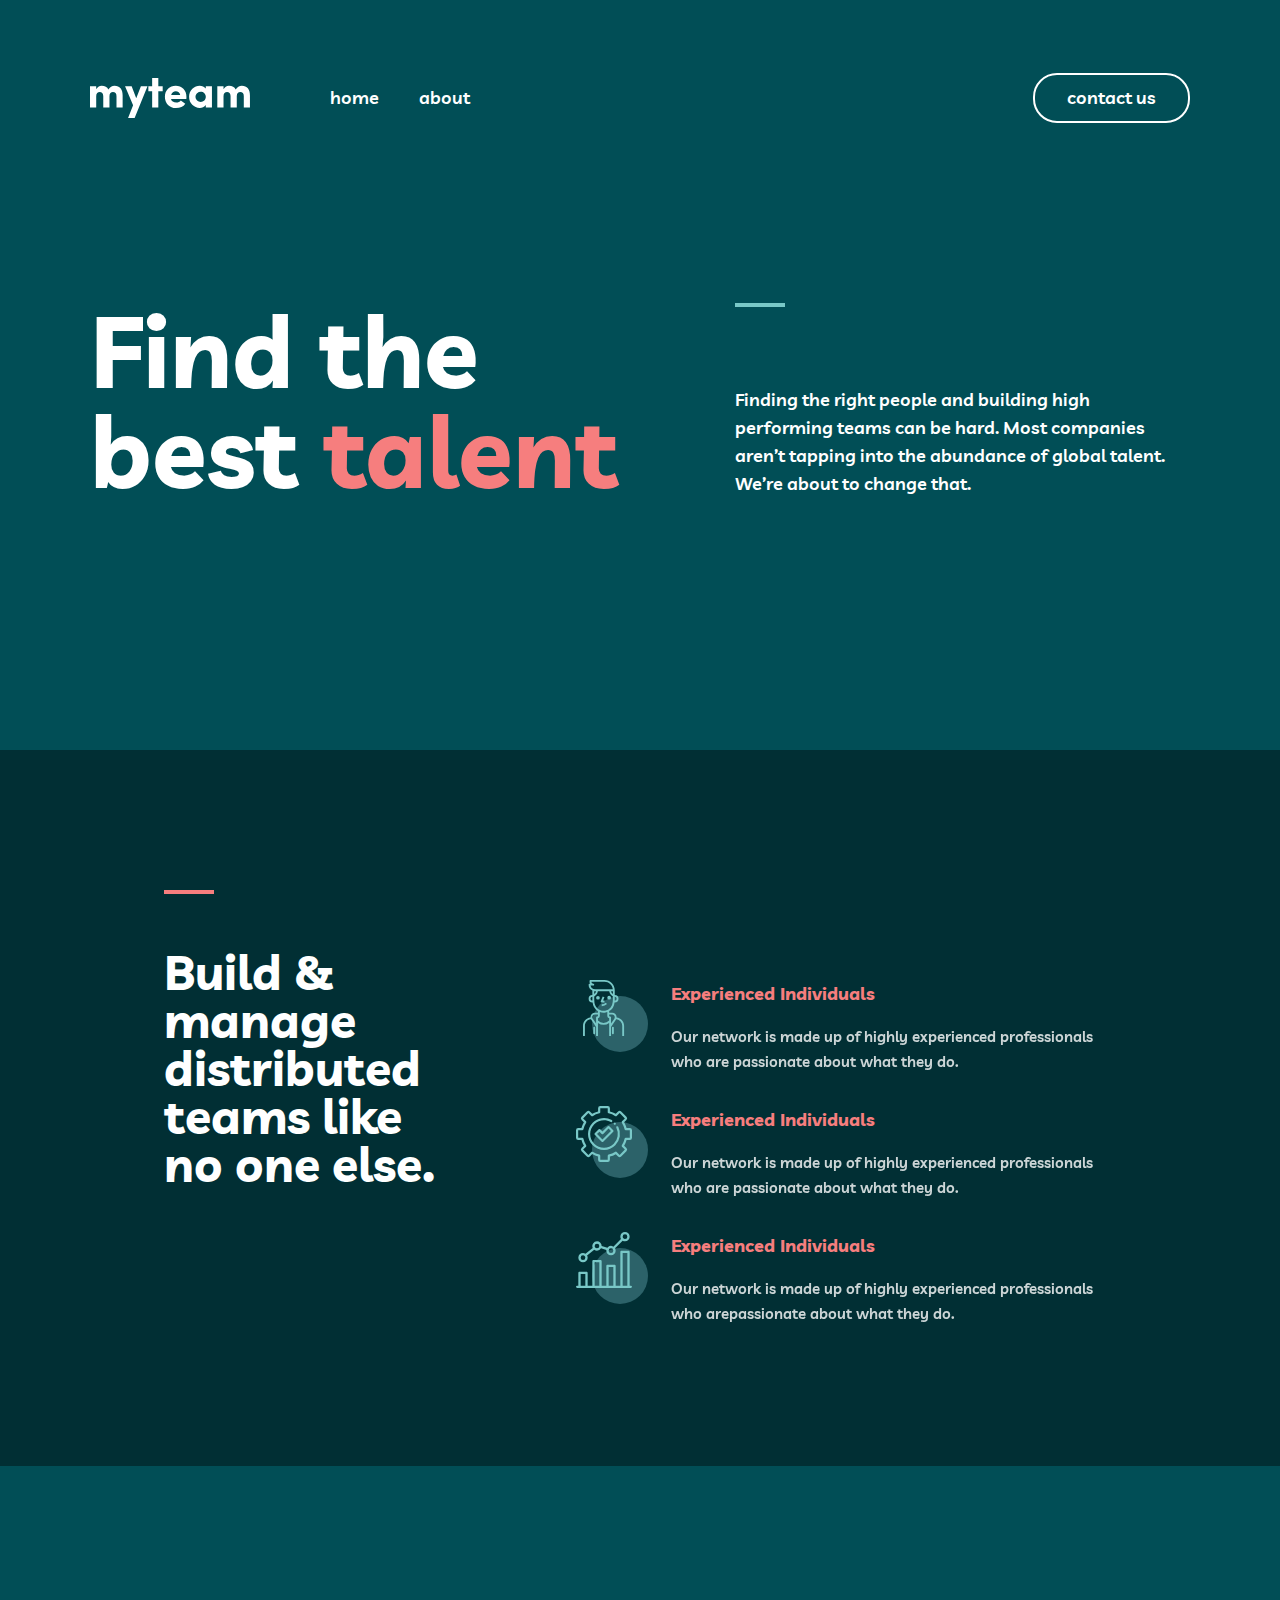
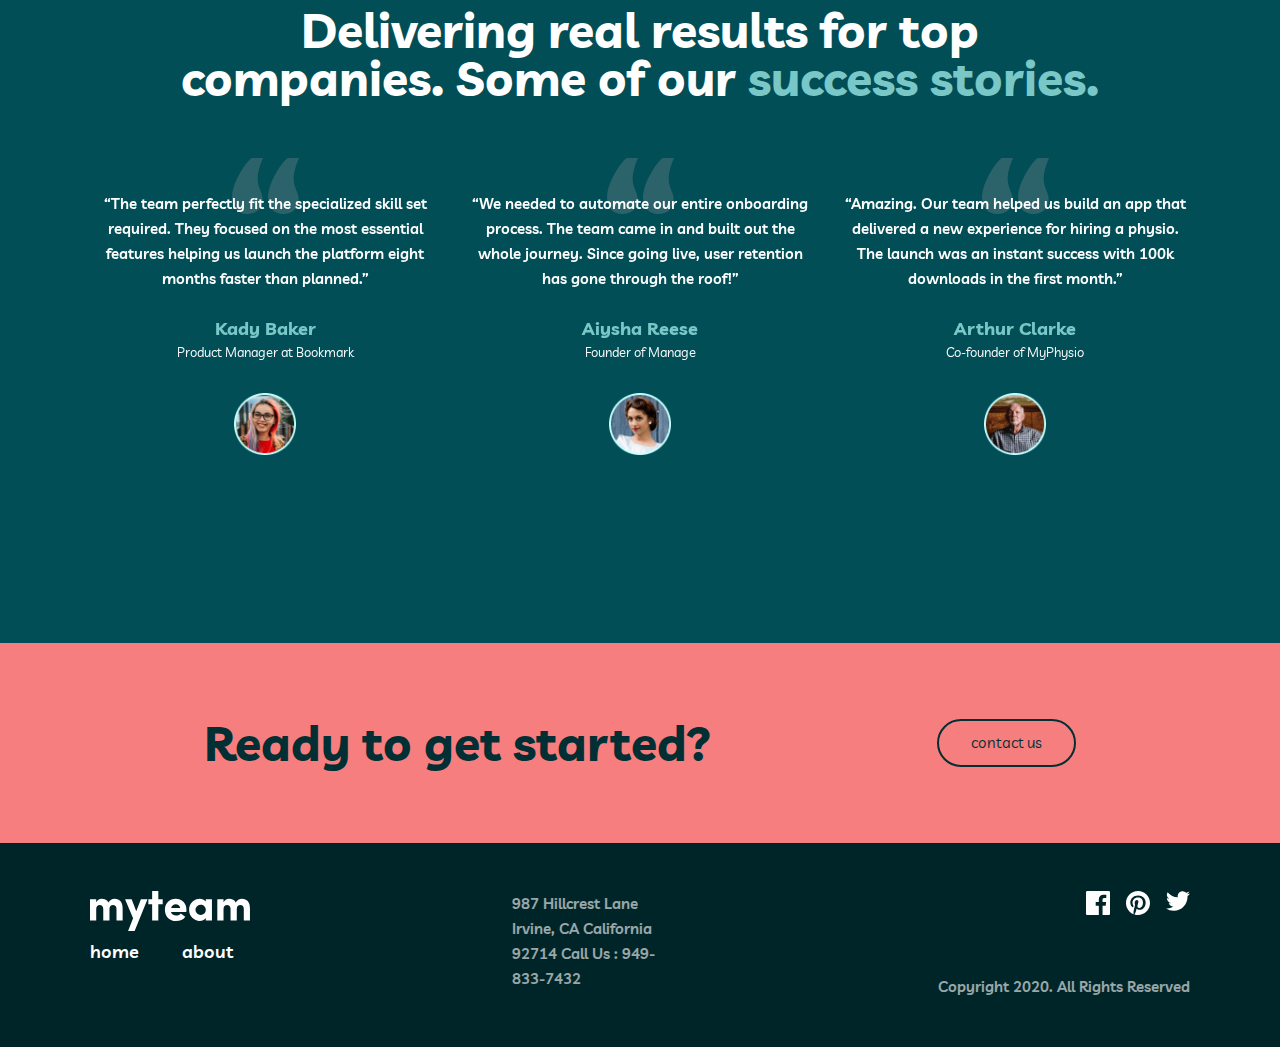
<file: index.html>
<!DOCTYPE html>
<html lang="en">
<head>
    <meta charset="UTF-8">
    <meta http-equiv="X-UA-Compatible" content="IE=edge">
    <meta name="viewport" content="width=device-width, initial-scale=1.0">
    <title>MyTeam</title>
    <link rel="stylesheet" href="style/main.css">
</head>
<body>
    <header>
        <div class="site-header-container container">
            <a class="header-logo" href="#">
                <img class="header-img" src="img/myteam_logo.svg" alt="myteam_logo" width="160" height="40">
            </a>
            
            <nav class="header-nav">
                <ul class="header-inner">
                    <li class="header-item">
                        <a class="nav-item" href="index.html">
                            home
                        </a>
                    </li>
                    <li class="header-item">
                        <a class="nav-item" href="about.html">
                            about
                        </a>
                    </li>
                </ul>
            </nav>
            <a class="btn btn_header" href="contact.html">contact us</a>
            <button class="hamburger"><img src="img/hamburger.svg" alt="hamburger"></button>
        </div>
    </header>
    
    <main>
        <!-- SECTION FIND -->
        <section class="find">
            <div class="find_container container">
                <h1 class="find_heading">
                    Find the best <span class="talent_color">talent</span>
                </h1>
                <div class="find_content">
                    <span class="find_line"></span>
                    <p class="find_text">
                        Finding the right people and building high performing teams can be hard. Most companies aren’t tapping into the abundance of global talent. We’re about to change that.
                    </p>
                </div>
            </div>
        </section>
        
        <!-- SECTION TEAMS -->
        <section class="teams"> 
            <div class="teams_container container">
                <span class="teams_line"></span>
                <div class="teams_content">
                    <h2 class="teams_heading">
                        Build & manage distributed teams like no one else.
                    </h2>
                    <div class="contet_list">
                        <ul class="teams_list">
                            <li class="teams_item">
                                <div class="item_content">
                                    <h3 class="item_heading">
                                        Experienced Individuals
                                    </h3>
                                    <p class="item_text">
                                        Our network is made up of highly experienced professionals who are passionate about what they do.
                                    </p>
                                </div>
                            </li>
                            <li class="teams_item team_img">
                                <div class="item_content">
                                    <h3 class="item_heading">
                                        Experienced Individuals
                                    </h3>
                                    <p class="item_text">
                                        Our network is made up of highly experienced professionals who are passionate about what they do.
                                    </p>
                                </div>
                            </li>
                            <li class="teams_item team_image">
                                <div class="item_content">
                                    <h3 class="item_heading">
                                        Experienced Individuals
                                    </h3>
                                    <p class="item_text">
                                        Our network is made up of highly experienced professionals who arepassionate about what they do.
                                    </p>
                                </div>
                            </li>
                        </ul>
                    </div>
                </div>
            </div>
        </section>

        <!-- SECTION STORIES -->
        <section class="stories">
            <div class="stories_container container">
                <h2 class="stories_heading">
                    Delivering real results for top companies. Some of our <span class="stories_color">success stories.</span>
                </h2>
                <div class="stories_content">
                    <ul class="stories_list">
                        <li class="stories_item">
                            <img src="img/icon.svg" alt="icon" width="67" height="56">
                            <div class="box_stories">
                                <p class="stories_text">
                                    “The team perfectly fit the specialized skill set required. They focused on the most essential features helping us launch the platform eight months faster than planned.”
                                </p>
                                <div class="box_content">
                                    <h4 class="box_heading">
                                        Kady Baker
                                    </h4>
                                    <p class="box_text">
                                        Product Manager at Bookmark
                                    </p>
                                    <img src="img/kady-beaker.png" alt="/kady-beaker" width="62" height="62">
                                </div>
                            </div>
                        </li>
                        <li class="stories_item">
                            <img src="img/icon.svg" alt="icon" width="67" height="56">
                            <div class="box_stories">
                                <p class="stories_text">
                                    “We needed to automate our entire onboarding process. The team came in and built out the whole journey. Since going live, user retention has gone through the roof!”
                                </p>
                                <div class="box_content">
                                    <h4 class="box_heading">
                                        Aiysha Reese
                                    </h4>
                                    <p class="box_text">
                                        Founder of Manage
                                    </p>
                                    <img src="img/aisha.png" alt="aisha" width="62" height="62">
                                </div>
                            </div>
                        </li>
                        <li class="stories_item">
                            <img src="img/icon.svg" alt="icon" width="67" height="56">
                            <div class="box_stories">
                                <p class="stories_text">
                                    “Amazing. Our team helped us build an app that delivered a new experience for hiring a physio. The launch was an instant success with 100k downloads in the first month.”
                                </p>
                                <div class="box_content">
                                    <h4 class="box_heading">
                                        Arthur Clarke
                                    </h4>
                                    <p class="box_text">
                                        Co-founder of MyPhysio
                                    </p>
                                    <img src="img/artur.png" alt="artur" width="62" height="62">
                                </div>
                            </div>
                        </li>
                    </ul>
                </div>
            </div>
        </section>

        <!-- SECTION READY -->
        <section class="ready">
            <div class="ready-container container">
                <h2 class="ready-heading">
                    Ready to get started?
                </h2>
                <a class=" btn ready-btn" href="contact.html">contact us</a>
            </div>
        </section>
    </main>

    <footer>
        <div class="footer-wrapper">
            <div class="footer-container container">
                <div class="footer-head">
                    <img class="footer-img" src="img/myteam_logo.svg" alt="myteam_logo" width="160" height="40">
                    <div class="footer-nav">
                        <a class="footer-link" href="index.html">home</a>
                        <a class="footer-link tugma" href="about.html">about</a>
                    </div>
                </div>
                <div class="footer-adress">
                    <p class="adress-text">
                        987  Hillcrest Lane Irvine, CA California 92714 Call Us : 949-833-7432
                    </p>
                </div>
                <div class="footer-icon">
                    <ul class="icon-inner">
                        <li class="icon-item">
                            <a href="#"><img src="img/facebook.svg" alt="facebook" width="24" height="24"></a>
                        </li>
                        <li class="icon-item">
                            <a href="#"><img src="img/mail.svg" alt="mail" width="24" height="24"></a>
                        </li>
                        <li class="icon-item">
                            <a href="#"><img src="img/twitter.svg" alt="twitter" width="24" height="24"></a>
                        </li>
                    </ul>
                    <p class="icon-text">
                        Copyright 2020. All Rights Reserved
                    </p>
                </div>
            </div>
        </div>
        <div class="class"></div>
    </footer>
    
</body>
</html>
</file>
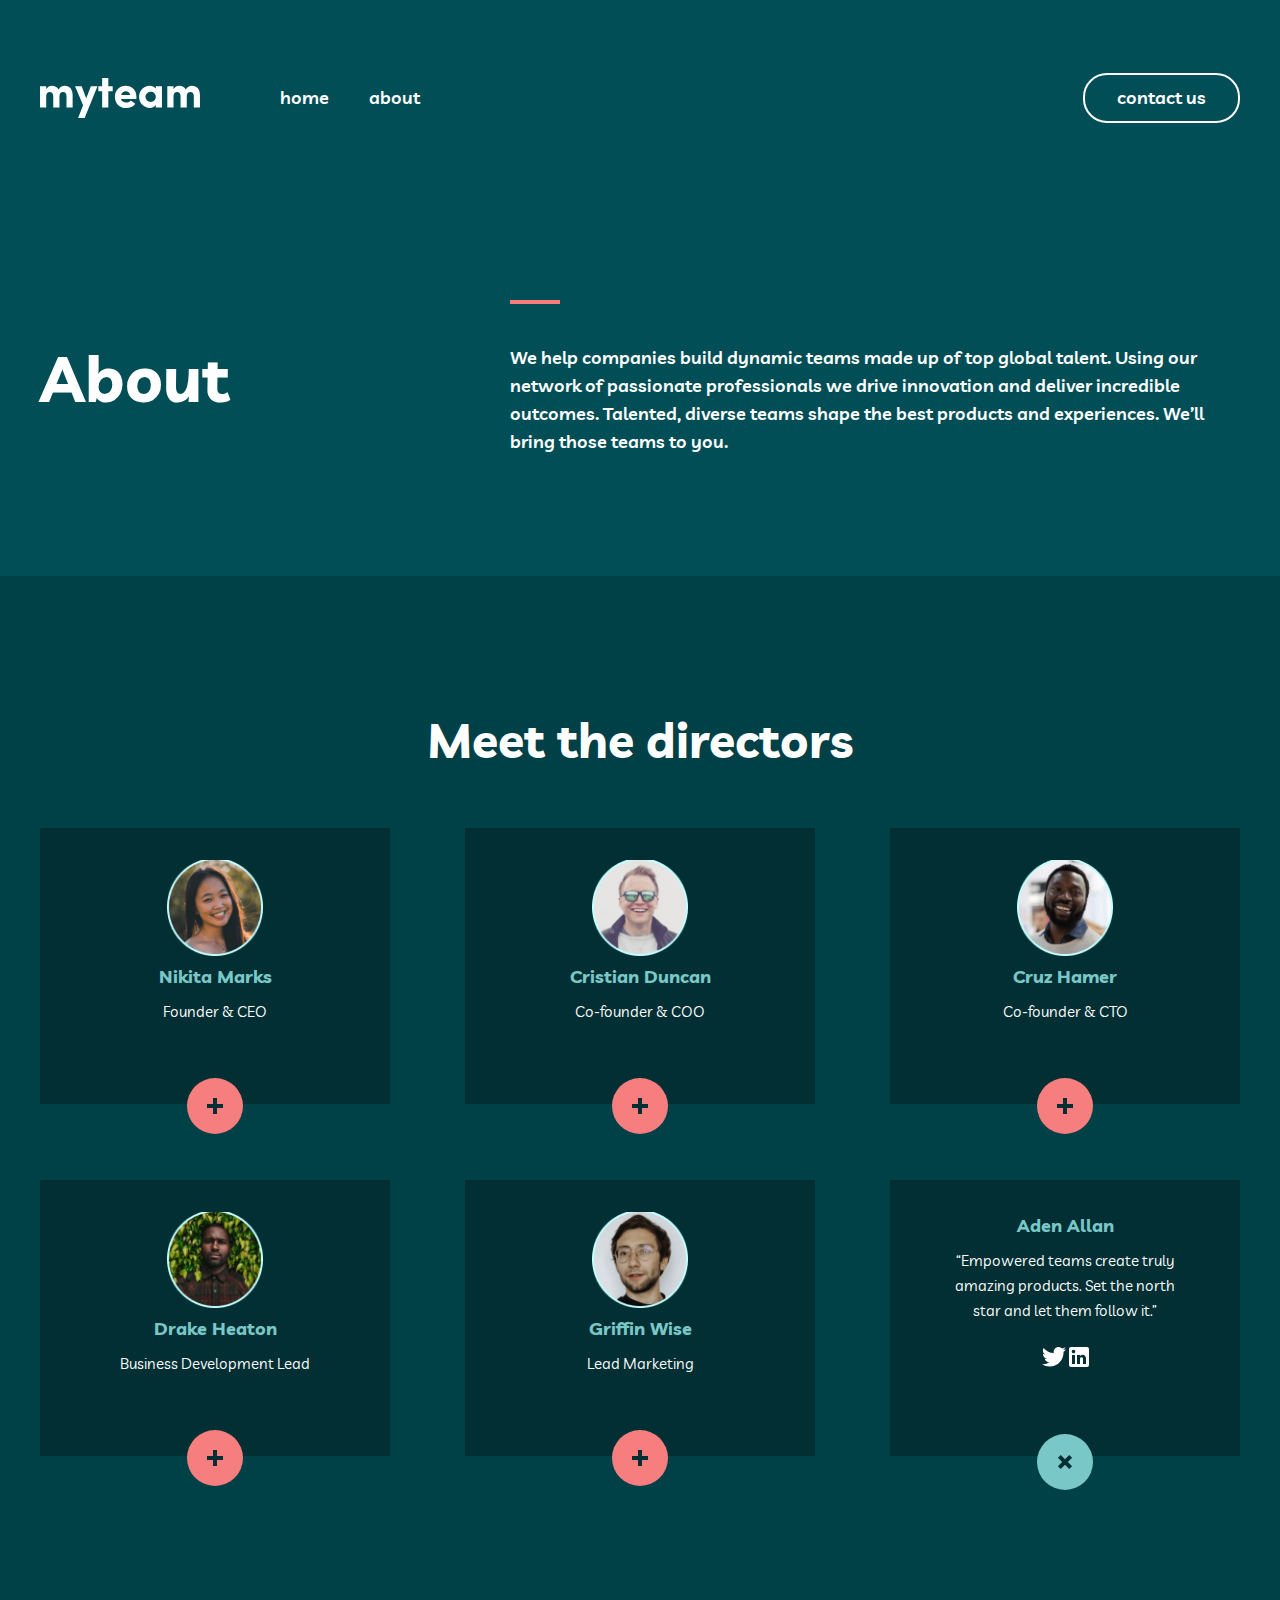
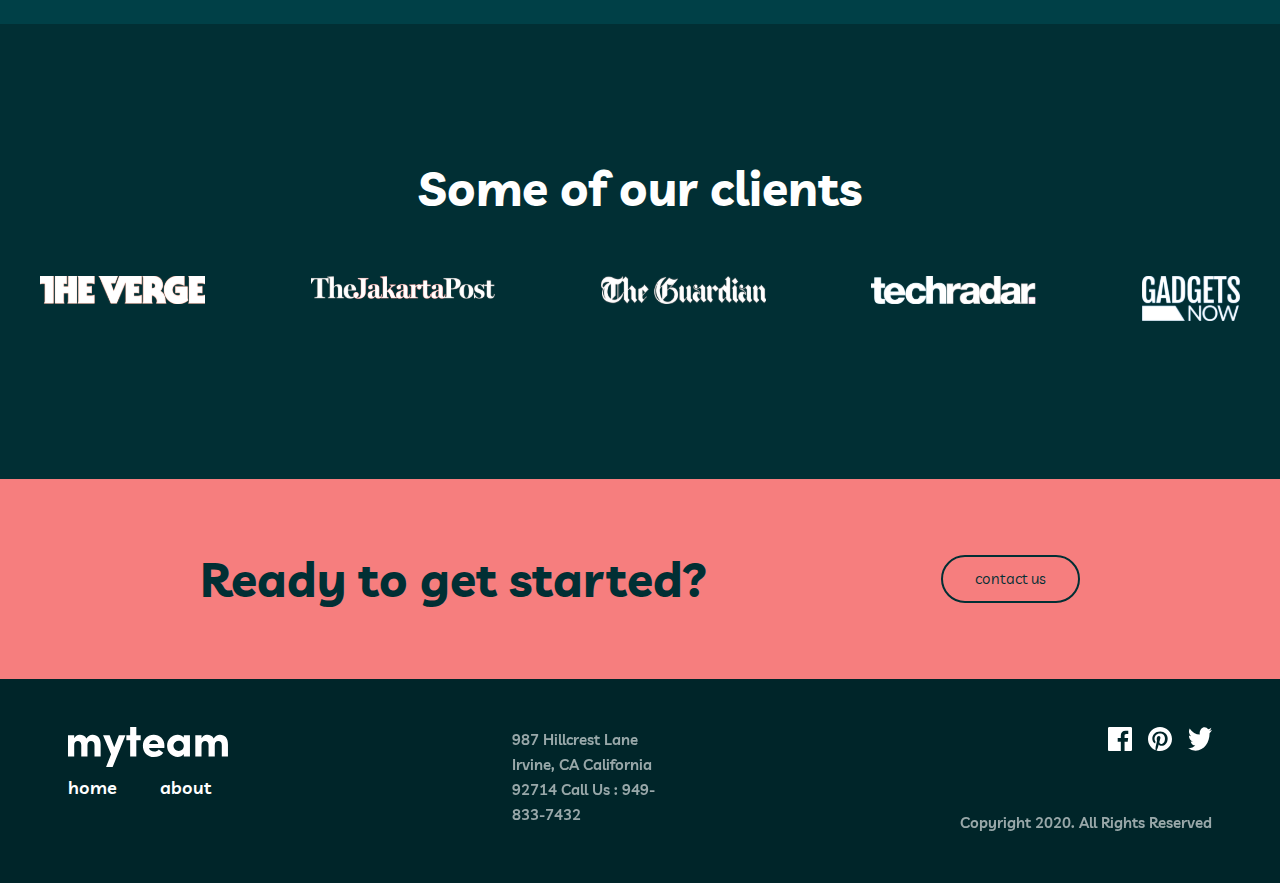
<file: about.html>
<!DOCTYPE html>
<html lang="en">
<head>
    <meta charset="UTF-8">
    <meta http-equiv="X-UA-Compatible" content="IE=edge">
    <meta name="viewport" content="width=device-width, initial-scale=1.0">
    <title>About</title>
    <link rel="stylesheet" href="style/about.css">
</head>
<body>

    <header>
        <div class="site-header-container container">
            <a class="header-logo" href="#">
                <img class="header-img" src="img/myteam_logo.svg" alt="myteam_logo" width="160" height="40">
            </a>
            
            <nav class="header-nav">
                <ul class="header-inner">
                    <li class="header-item">
                        <a class="nav-item" href="index.html">
                            home
                        </a>
                    </li>
                    <li class="header-item">
                        <a class="nav-item" href="about.html">
                            about
                        </a>
                    </li>
                </ul>
            </nav>
            <a class="btn btn_header" href="contact.html">contact us</a>
            <button class="hamburger"><img src="img/hamburger.svg" alt="hamburger"></button>
        </div>
    </header>

    <main>
        <section class="about">
            <div class="about_container container">
                <h1 class="about_heading">
                    About
                </h1>
                <span class="talent_color"></span>
                <div class="about_content">
                    <span class="about_line"></span>
                    <p class="about_text">
                        We help companies build dynamic teams made up of top global talent. Using our network of passionate professionals we drive innovation and deliver incredible outcomes. Talented, diverse teams shape the best products and experiences. We’ll bring those teams to you.
                    </p>
                </div>
            </div>
        </section>

    <section class="meet">
            <div class="meet-container container">
                <h2 class="meet-heading">
                    Meet the directors
                </h2>
                <ul class="meet-list">
                    <li class="meet-item">
                        <div class="item-box">
                            <img src="img-about/nikita.png" alt="nikita" width="96" height="96">
                            <h3 class="box_heading">
                                Nikita Marks
                            </h3>
                            <p class="box_text">
                                Founder & CEO
                            </p>
                            <img class="meet_img" src="img-about/plus.svg" alt="">
                        </div>
                    </li>
                    <li class="meet-item">
                        <div class="item-box">
                            <img src="img-about/cristian.png" alt="nikita" width="96" height="96">
                            <h3 class="box_heading">
                                Cristian Duncan
                            </h3>
                            <p class="box_text">
                                Co-founder & COO
                            </p>
                            <img class="meet_img" src="img-about/plus.svg" alt="">
                        </div>
                    </li>
                    <li class="meet-item">
                        <div class="item-box">
                            <img src="img-about/cruz.png" alt="cruz" width="96" height="96">
                            <h3 class="box_heading">
                                Cruz Hamer
                            </h3>
                            <p class="box_text">
                                Co-founder & CTO
                            </p>
                            <img class="meet_img" src="img-about/plus.svg" alt="">
                        </div>
                    </li>
                    <li class="meet-item item-2">
                        <div class="item-box">
                            <img src="img-about/drake.png" alt="drake" width="96" height="96">
                            <h3 class="box_heading">
                                Drake Heaton
                            </h3>
                            <p class="box_text">
                                Business Development Lead
                            </p>
                            <img class="meet_img" src="img-about/plus.svg" alt="">
                        </div>
                    </li>
                    <li class="meet-item item-2">
                        <div class="item-box">
                            <img src="img-about/griffin.png" alt="griffin" width="96" height="96">
                            <h3 class="box_heading">
                                Griffin Wise
                            </h3>
                            <p class="box_text">
                                Lead Marketing
                            </p>
                            <img class="meet_img" src="img-about/plus.svg" alt="">
                        </div>
                    </li>
                    <li class="meet-item item-2">
                        <div class="item-box">
                            <h3 class="box_heading">
                                Aden Allan
                            </h3>
                            <p class="box_text">
                                “Empowered teams create truly amazing products. Set the north star and let them follow it.”
                            </p>
                            <div class="box_img">
                                <img src="img-about/twitter.svg" alt="twitter">
                                <img src="img-about/in.svg" alt="in">
                            </div>
                            <img class="no-img" src="img-about/x.svg" alt="">
                        </div>
                    </li>
                </ul>
            </div>
        </section>

        <section class="clients">
            <div class="client-container container">
                <h2 class="client-heading">
                    Some of our clients
                </h2>
                <ul class="client-list">
                    <li class="client-item">
                        <img class="client_img" src="img-about/the-verge.svg" alt="the-verge" width="165" height="28">
                    </li>
                    <li class="client-item">
                        <img class="client_img" src="img-about/jakarta.svg" alt="jakarta" width="184" height="23">
                    </li>
                    <li class="client-item">
                        <img class="client_img" src="img-about/guardian.svg" alt="guardian" width="165" height="28">
                    </li>
                    <li class="client-item">
                        <img class="client_img" src="img-about/techradar.svg" alt="techradar" width="165" height="28">
                    </li>
                    <li class="client-item">
                        <img class="client_img" src="img-about/gadgets-now.svg" alt="gadgets-now" width="98" height="45">
                    </li>
                </ul>
            </div>
        </section>

        <section class="ready">
            <div class="ready-container container">
                <h2 class="ready-heading">
                    Ready to get started?
                </h2>
                <a class=" btn ready-btn" href="#">contact us</a>
            </div>
        </section>
    </main>

    <footer>
        <div class="footer-wrapper">
            <div class="footer-container container">
                <div class="footer-head">
                    <img class="footer-img" src="img/myteam_logo.svg" alt="myteam_logo" width="160" height="40">
                    <div class="footer-nav">
                        <a class="footer-link" href="#">home</a>
                        <a class="footer-link tugma" href="#">about</a>
                    </div>
                </div>
                <div class="footer-adress">
                    <p class="adress-text">
                        987  Hillcrest Lane Irvine, CA California 92714 Call Us : 949-833-7432
                    </p>
                </div>
                <div class="footer-icon">
                    <ul class="icon-inner">
                        <li class="icon-item">
                            <a href="#"><img src="img/facebook.svg" alt="facebook" width="24" height="24"></a>
                        </li>
                        <li class="icon-item">
                            <a href="#"><img src="img/mail.svg" alt="mail" width="24" height="24"></a>
                        </li>
                        <li class="icon-item">
                            <a href="#"><img src="img/twitter.svg" alt="twitter" width="24" height="24"></a>
                        </li>
                    </ul>
                    <p class="icon-text">
                        Copyright 2020. All Rights Reserved
                    </p>
                </div>
            </div>
        </div>
        <div class="class"></div>
    </footer>
</body>
</html>
</file>
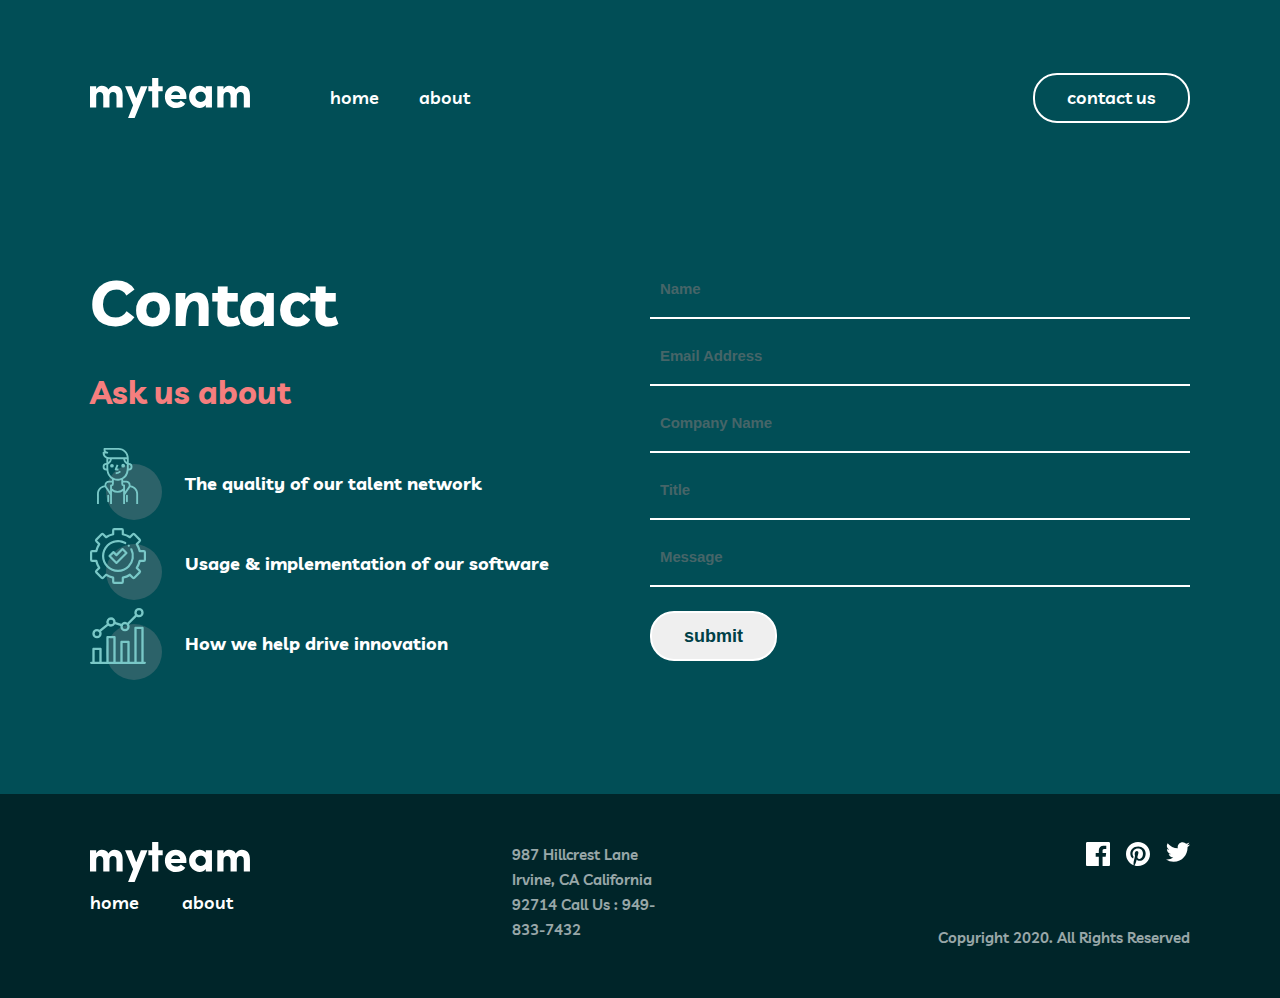
<file: contact.html>
<!DOCTYPE html>
<html lang="en">
<head>
    <meta charset="UTF-8">
    <meta http-equiv="X-UA-Compatible" content="IE=edge">
    <meta name="viewport" content="width=device-width, initial-scale=1.0">
    <title>Contact</title>
    <link rel="stylesheet" href="style/contact.css">
</head>
<body>
    <header>
        <div class="site-header-container container">
            <a class="header-logo" href="#">
                <img class="header-img" src="img/myteam_logo.svg" alt="myteam_logo" width="160" height="40">
            </a>
            
            <nav class="header-nav">
                <ul class="header-inner">
                    <li class="header-item">
                        <a class="nav-item" href="index.html">
                            home
                        </a>
                    </li>
                    <li class="header-item">
                        <a class="nav-item" href="about.html">
                            about
                        </a>
                    </li>
                </ul>
            </nav>
            <a class="btn btn_header" href="contact.html">contact us</a>
            <button class="hamburger"><img src="img/hamburger.svg" alt="hamburger"></button>
        </div>
    </header>

    <main>
        <section class="contact">
            <div class="contact_container container">
                <div class="contact_content">
                    <h1 class="contact_heading">
                        Contact
                    </h1>
                    <p class="contact_text">
                        Ask us about
                    </p>
                    <ul class="contact_list">
                        <li class="contact_item">
                            <img src="img-contact/people.svg" alt="people" width="72" height="72">
                            <p class="item_text">
                                The quality of our talent network
                            </p>
                        </li>
                        <li class="contact_item">
                            <img src="img-contact/processor.svg" alt="processor" width="72" height="72">
                            <p class="item_text">
                                Usage & implementation of our software
                            </p>
                        </li>
                        <li class="contact_item">
                            <img src="img-contact/file.svg" alt="file" width="72" height="72">
                            <p class="item_text">
                                How we help drive innovation
                            </p>
                        </li>
                    </ul>
                </div>
                <div class="contact_input">
                    <form action="https://echo.htmlacademy.ru">
                        <input class="name" type="name" name="name" required aria-label="name" placeholder="Name">
                        <span class="form_line"></span>
                        <input class="name" type="email" name="email" required aria-label="email" placeholder="Email Address">
                        <span class="form_line"></span>
                        <input class="name" type="text" name="company" required aria-label="company" placeholder="Company Name">
                        <span class="form_line"></span>
                        <input class="name" type="text" name="title" required aria-label="title" placeholder="Title">
                        <span class="form_line"></span>
                        <input class="name" type="text" name="Message" required aria-label="Message" placeholder="Message">
                        <span class="form_line"></span>
                        <button class="btn contact_btn">submit</button>
                    </form>
                </div>
            </div>
        </section>
    </main>

    <footer>
        <div class="footer-wrapper">
            <div class="footer-container container">
                <div class="footer-head">
                    <img class="footer-img" src="img/myteam_logo.svg" alt="myteam_logo" width="160" height="40">
                    <div class="footer-nav">
                        <a class="footer-link" href="index.html">home</a>
                        <a class="footer-link tugma" href="about.html">about</a>
                    </div>
                </div>
                <div class="footer-adress">
                    <p class="adress-text">
                        987  Hillcrest Lane Irvine, CA California 92714 Call Us : 949-833-7432
                    </p>
                </div>
                <div class="footer-icon">
                    <ul class="icon-inner">
                        <li class="icon-item">
                            <a href="#"><img src="img/facebook.svg" alt="facebook" width="24" height="24"></a>
                        </li>
                        <li class="icon-item">
                            <a href="#"><img src="img/mail.svg" alt="mail" width="24" height="24"></a>
                        </li>
                        <li class="icon-item">
                            <a href="#"><img src="img/twitter.svg" alt="twitter" width="24" height="24"></a>
                        </li>
                    </ul>
                    <p class="icon-text">
                        Copyright 2020. All Rights Reserved
                    </p>
                </div>
            </div>
        </div>
        <div class="class"></div>
    </footer>
</body>
</html>
</file>
<file: style/main.css>
@import url('https://fonts.googleapis.com/css2?family=Livvic:wght@600;700&display=swap');

/* FONTS */


* {
    margin: 0;
    padding: 0;
    box-sizing: border-box;
}


html {
    scroll-behavior: smooth;
    height: 100%;
}

body {
    padding-top: 300px;
    height: 100%;
    display: flex;
    flex-direction: column;
    font-family: 'Livvic', arial, sans-serif;
    font-size: 15px;
    line-height: 25px;
    background-color: #014E56;
    color: #ffff;
}

img {
    max-width: 100%;
    height: auto;
}


.container {
    width: 100%;
    max-width: 1148px;
    margin-right: auto;
    margin-left: auto;
    padding-right: 24px;
    padding-left: 24px;
}

.btn {
    padding: 9px 32px;
    border-radius: 24px;
    border: 2px solid #FFFFFF;
}


/* SITE HEADER */

header {
    background-color: #014E56;
    position: fixed;
    width: 100%;
    top: 0;
}

.site-header-container {
    padding-top: 73px;
    padding-bottom: 129px;
    display: flex;
    align-items: center;
}


.header-img {
    display: block;
    width: 160px;
    height: 40px;
}

.header-img:active {
    opacity: 0.5;
}

.header-inner {
    display: flex;
    margin-left: 80px;
    list-style: none;
}

.header-item:last-child {
    margin-left: 40px;
}

.nav-item {
    text-decoration: none;
    font-style: normal;
    font-weight: 600;
    font-size: 18px;
    line-height: 28px;
    color: #FFFFFF;
}

.nav-item:hover {
    text-decoration: underline;
    color: #F67E7E;
    transform:  scale(1.2);
    font-size: 20px;
}

.nav-item:active {
    opacity: 0.4;
}

.btn_header {
    text-decoration: none;
    margin-left: auto;
    font-style: normal;
    font-weight: 600;
    font-size: 18px;
    line-height: 28px;
    color: #FFFFFF;
    padding: 9px 32px;
    border-radius: 24px;
    border: 2px solid #FFFFFF;
}

.btn_header:hover {
    color: #F67E7E;
    background-color: #b6d2d5;
    border-color: #F67E7E;
}

.btn_header:active {
    opacity: 0.4;
}

.hamburger {
    display: none;
}
/* HEADER END */


/* HEADER MEDIA TABLE */
@media only screen and (max-width: 768px) {
    .site-header-container {
        padding-top: 64px;
        padding-bottom: 112px;
    }
    
    .header-img {
        display: block;
        width: 127px;
        height: 32px;
    }
    
    .header-inner {
        margin-left: 48px;
    }
    
    .header-item:last-child {
        margin-left: 40px;
    }

}
/* HEADER MEDIA TABLE */


/* HEADER MEDIA MOBILE */
@media only screen and (max-width: 576px) {
    .site-header-container {
        padding-top: 48px;
        padding-bottom: 80px;
    }

    .header-inner {
        display: none;
    }
    
    .btn_header { 
        display: none;
    }

    .hamburger {
        width: 20px;
        height: 17px;
        margin-left: auto;
        display: block;
        background-color: transparent;
        border: none;
    }
}
/* HEADER MEDIA MOBILE */


/* MAIN SECTION */

.find {

}

.find_container {
    display: flex;
    align-items: center;
    padding-bottom: 250px;
}

.find_heading {
    width: 615px;
    font-weight: 700;
    font-size: 100px;
    line-height: 100px;
    color: #FFFFFF;
}

.talent_color {
    color: #F67E7E;
}

.find_content {
    margin-left: 30px;

}

.find_line {
    display: block;
    width: 50px;
    height: 4px;
    background-color: #79C8C7;
}

.find_text {
    margin-top: 79px;
    width: 445px;
    font-style: normal;
    font-weight: 600;
    font-size: 18px;
    line-height: 28px;
}
/* SECTION FIND */


/* SECTION FIND MEDIA TABLE */
@media only screen and (max-width: 768px) {
 
    .find {
        width: 100%;
        margin-right: auto;
        margin-left: auto;
        padding-right: 45px;
        padding-left: 40px;
    }
    
    .find_container {
        width: 100%;
        display: flex;
        flex-direction: column;
        align-items: center;
        text-align: center;
        margin-right: auto;
        margin-left: auto;
        /* text-align: center; */
    }
    
    .find_heading {
        width: 100%;
        margin-right: auto;
        margin-left: auto;
        font-weight: 700;
        font-size: 64px;
        line-height: 56px;
    }
    
    .find_line {
        display: none;
    }
    
    .find_text {
        margin-top: 24px;
        width: 100%;
        font-size: 15px;
        line-height: 28px;
    }
}
/* SECTION FIND MEDIA TABLE */


/* MEDIA MOBILE */
@media only screen and (max-width: 576px) {
    .find {
        width: 100%;
        margin-right: auto;
        margin-left: auto;
        padding-right: 24px;
        padding-left: 24px;
    }
    
    .find_container {
        width: 100%;
        display: flex;
        flex-direction: column;
        align-items: center;
        text-align: center;
        margin-right: auto;
        margin-left: auto;
        /* text-align: center; */
    }
    
    .find_heading {
        width: 100%;
        margin-right: auto;
        margin-left: auto;
        font-weight: 700;
        font-size: 40px;
        line-height: 40px;
    }
    
    .find_line {
        display: none;
    }
    
    .find_text {
        margin-top: 18px;
        width: 100%;
        font-size: 15px;
        line-height: 28px;
    }    
}
/* MEDIA MOBILE */


/* SECTION TEAMS */
.teams {
    padding: 140px 140px; 
    background-color: #012F34;
}

.teams_container {
}

.teams_line {
    display: block;
    width: 50px;
    height: 4px;
    background-color: #F67E7E;
}

.teams_content {
    display: flex;
    justify-content: space-between;
    margin-top: 54px;
}

.teams_heading {
    width: 445px;
    font-weight: 700;
    font-size: 48px;
    line-height: 48px;
    color: #FFFFFF;
}

.teams_list {
    list-style: none;
    margin-left: 132px;
}

.teams_item {
    margin-top: 32px;
    display: flex;
}

.item_content {
    margin-left: 23px;
}

.teams_item::before {
    content: "";
    width: 72px;
    height: 72px;
    background-image: url(../img/people.svg);
    background-repeat: no-repeat;
    background-size: cover;
}

.team_img::before {
    content: "";
    width: 72px;
    height: 72px;
    background-image: url(../img/processor.svg);
    background-repeat: no-repeat;
    background-size: cover;
}

.team_image::before {
    content: "";
    width: 72px;
    height: 72px;
    background-image: url(../img/file.svg);
    background-repeat: no-repeat;
    background-size: cover;
}

.item_heading {
    font-size: 18px;
    line-height: 28px;
    color: #F67E7E;
}

.item_text {
    margin-top: 16px;
    width: 445px;
    font-weight: 600;
    font-size: 15px;
    line-height: 25px;
    opacity: 0.8;
}
/* SECTION TEAMS */


/* SECTION TEAMS MEDIA TABLE */
@media only screen and (max-width: 768px) {
    .teams {
        padding: 100px 32px; 
        background-color: #012F34;
    }
    
    .teams_line {
        display: block;
        width: 50px;
        height: 4px;
        background-color: #F67E7E;
    }
    
    .teams_content {
        display: flex;
        flex-direction: column;
        margin-top: 54px;
    }
    
    .teams_heading {
        width: 100%;
        font-weight: 700;
        font-size: 32px;
        line-height: 32px;
    }
    
    .teams_list {
        width: 100%;
        list-style: none;
        margin-right: auto;
        margin-left: auto;
    }
    
    .teams_item {
        width: 100%;
        margin-top: 32px;
        margin-right: 23px;
        display: flex;
    }
    
    .item_content {
        width: 100%;
        margin-right: 23px;
    }
    
    .teams_item::before {
        content: "";
        padding-right: 23px;
        width: 72px;
        height: 72px;
        background-image: url(../img/people.svg);
        background-repeat: no-repeat;
        background-size: cover;
    }
    
    .team_img::before {
        content: "";
        width: 72px;
        height: 72px;
        background-image: url(../img/processor.svg);
        background-repeat: no-repeat;
        background-size: cover;
    }
    
    .team_image::before {
        content: "";
        width: 72px;
        height: 72px;
        background-image: url(../img/file.svg);
        background-repeat: no-repeat;
        background-size: cover;
    
    }
    
    .item_heading {
        width: 100%;
        font-size: 18px;
        line-height: 28px;
        color: #F67E7E;
    }
    
    .item_text {
        margin-top: 16px;
        width: 100%;
        font-weight: 600;
        font-size: 15px;
        line-height: 25px;
        opacity: 0.8;
    }
}
/* SECTION TEAMS MEDIA TABLE */


/* MEDIA MOBILE */
@media only screen and (max-width: 576px) {
    .teams {
        padding: 100px 32px; 
        background-color: #012F34;
    }
    
    .teams_line {
        display: block;
        width: 50px;
        height: 4px;
        background-color: #F67E7E;
    }
    
    .teams_content {
        flex-direction: column;
        align-items: center;
        margin-top: 54px;
    }
    
    .teams_heading {
        width: 100%;
        font-weight: 700;
        font-size: 32px;
        line-height: 32px;
    }
    
    .teams_list {
        text-align: center;
        align-items: center;
        width: 100%;
        list-style: none;
        margin-right: auto;
        margin-left: auto;
    }
    
    .teams_item {
        flex-direction: column;
        text-align: center;
        align-items: center;
        width: 100%;
        margin-top: 32px;
        margin-right: 23px;
    }
    
    .item_content {
        text-align: center;
        align-items: center;
        width: 100%;
        margin-right: 23px;
    }
    
    .teams_item::before {
        content: "";
        padding-right: 23px;
        width: 72px;
        height: 72px;
        background-image: url(../img/people.svg);
        background-repeat: no-repeat;
        background-size: cover;
    }
    
    .team_img::before {
        content: "";
        width: 72px;
        height: 72px;
        background-image: url(../img/processor.svg);
        background-repeat: no-repeat;
        background-size: cover;
    }
    
    .team_image::before {
        content: "";
        width: 72px;
        height: 72px;
        background-image: url(../img/file.svg);
        background-repeat: no-repeat;
        background-size: cover;
    
    }
    
    .item_heading {
        text-align: center;
        width: 100%;
        font-size: 18px;
        line-height: 28px;
        color: #F67E7E;
    }
    
    .item_text {
        margin-top: 16px;
        width: 100%;
        font-weight: 600;
        font-size: 15px;
        line-height: 25px;
        opacity: 0.8;
    }
}
/* MEDIA MOBILE */


/* SECTION STORIES DESKTOP */
.stories {

}

.stories_container {
    padding-top: 140px;
    padding-bottom: 151px;
}

.stories_heading {
    width: 920px;
    margin-bottom: 56px;
    font-weight: 700;
    font-size: 48px;
    margin-right: auto;
    margin-left: auto;
    line-height: 48px;
    text-align: center;
}

.stories_color {
    color: #79C8C7;
}

.stories_content {

}

.stories_list {
    display: flex;
    justify-content: space-between;
    list-style: none;
    text-align: center
}

.stories_item {
    width: 350px;
}

.box_stories {
    transform: translatey(-30px
    );
}

.stories_text {
    font-weight: 600;
    font-size: 15px;
    line-height: 25px;
    text-align: center;
}

.box_content {
    margin-top: 24px;
}

.box_heading {
    font-weight: 700;
    font-size: 18px;
    line-height: 28px;
    text-align: center;
    color: #79C8C7;
}

.box_text {
    font-size: 13px;
    line-height: 18px;
    text-align: center;
    margin-bottom: 32px;
}
/* SECTION STORIES DESKTOP */


/* SECTION STORIES TABLE */
@media only screen and (max-width: 768px) {
    .stories {

    }
    
    .stories_container {
        padding-top: 100px;
        padding-bottom: 100px;
    }
    
    .stories_heading {
        width: 100%;
        margin-bottom: 48px;
        font-weight: 700;
        font-size: 32px;
        margin-right: auto;
        margin-left: auto;
        line-height: 32px;
        text-align: center;
    }
    
    .stories_list {
        width: 100%;
        margin-right: auto;
        margin-left: auto;
        flex-direction: column;
        list-style: none;
        text-align: center
    }
    
    .stories_item {
        width: 100%;
    }
    
    .box_content {
        margin-top: 16px;
    }
    
    .box_text {
        margin-bottom: 16px;
    }
}
/* SECTION STORIES TABLE */


/* SECTION STORIES MOBILE */
@media only screen and(max-width: 576px) {

    .stories_container {
        padding-top: 140px;
        padding-bottom: 151px;
    }
    
    .stories_heading {
        width: 100%;
        margin-bottom: 56px;
        font-weight: 700;
        font-size: 32px;
        margin-right: auto;
        margin-left: auto;
        line-height: 32px;
        text-align: center;
    }

    .stories_list {
        display: flex;
        justify-content: space-between;
        list-style: none;
        text-align: center
    }
    
    .stories_item {
        width: 100%;;
    }
    
    .box_text {
        margin-bottom: 16px;
    }
}
/* SECTION STORIES MOBILE */


/* SECTION READY DESKTOP */
.ready {
    padding: 76px;
    background-color: #F67E7E;
}

.ready-container {
    width: 920px;
    display: flex;
    justify-content: space-between;
}

.ready-heading {
    font-weight: 700;
    font-size: 48px;
    line-height: 48px;
    color: #012F34;
}

.ready-btn {
    border: 2px solid #012F34;
    border-radius: 24px;    
    text-decoration: none;
    color: #012F34;
}

.ready-btn:hover {
    background-color: #b6d2d5;
    color: #F67E7E;
}
/* SECTION STORIES DESKTOP */


/* SECTION STORIES TABLE */
@media only screen and (max-width: 768px) {
    .ready {
        width: 100%;
        padding: 76px;
        background-color: #F67E7E;
    }
    
    .ready-container {
        width: 100%;
        display: flex;
        align-items: center;
        justify-content: space-between;
    }
    
    .ready-heading {
        width: 100%;
        margin-right: auto;
        margin-left: auto;
        font-weight: 700;
        font-size: 32px;
        line-height: 32px;
    }

    .ready-btn {
        width: 200px;
        border: 2px solid #012F34;
        border-radius: 24px;    
        text-decoration: none;
        color: #012F34;
        line-height: 20px;
        font-size: 15px;
    }
}
/* SECTION STORIES TABLE */



/* SECTION STORIES MOBILE */
@media only screen and (max-width: 576px) {
    .ready {
        width: 100%;
        padding: 83px;
        background-color: #F67E7E;
    }
    
    .ready-container {
        width: 100%;
        margin-right: auto;
        margin-left: auto;
        display: flex;
        align-items: flex-start;
        flex-direction: column;
    }
    
    .ready-heading {
        margin-bottom: 24px;
    }

    .ready-btn {
        width: 200px;
        border: 2px solid #012F34;
        border-radius: 24px;    
        text-decoration: none;
        color: #012F34;
        line-height: 20px;
        font-size: 18px;
    }
}
/* SECTION STORIES MOBILE */

/* MAIN THE END */


/* FOOTER PART */
/* FOOTER DESKTOP */
.footer-wrapper {
    background-color: #002529;
    padding: 48px 48px;
}

.footer-container {
    display: flex;
    justify-content: space-between;
}

.footer-head {
}

.footer-nav {

}

.footer-link {
    font-weight: 600;
    font-size: 18px;
    line-height: 28px;
    color: #FFFFFF;
    text-decoration: none;
}

.footer-link:hover {
    text-decoration: underline;
    color: #F67E7E;
    transform:  scale(1.2);
    font-size: 20px;
}

.tugma {
    margin-left: 40px;
}

.footer-adress {

}

.adress-text {
    width: 165px;
    font-weight: 600;
    font-size: 15px;
    line-height: 25px;
    opacity: 0.6;
}

.footer-icon {
    flex-direction: row-reverse;
}

.icon-inner {
    list-style: none;
    display: flex;
    margin-right: auto;
}

.icon-item {
    margin-left: auto;
}

.icon-item:not(:first-child) {
   margin-left: 16px;
}

.icon-text {
    margin-top: 52px;
    font-weight: 600;
    font-size: 15px;
    line-height: 25px;
    text-align: right;
    color: #FFFFFF;
    opacity: 0.6;
}
/* FOOTER DESKTOP */


/* FOOTER TABLE */
@media only screen and (max-width: 768px) {
    .footer-wrapper {
        background-color: #002529;
        padding: 48px 48px;
    }
    
    .footer-container {
        display: flex;
        justify-content: space-between;
        flex-wrap: wrap;
    }
    
    .footer-link {
        margin-right: auto;
        margin-left: auto;
    }
    
    .icon-inner {
        margin-top: 40px;
    }
    
    .icon-item {
    }

    .footer-icon {
        display: flex;
        flex-direction: row;
        justify-content: space-between;
    }

    .icon-text {
        margin-left: 200px;
    }
}
/* FOOTER TABLE */


/* FOOTER MOBILE */
@media only screen and (max-width: 576px) {
    .footer-wrapper {
        margin-right: auto;
        margin-left: auto;
        background-color: #002529;
        padding: 48px 48px;
    }
    
    .footer-container {
        display: flex;
        flex-direction: column;
        text-align: center;
        align-items: center;
    }
    
    .footer-link {
        margin-right: auto;
        margin-left: auto;
    }
    
    .icon-inner {
        margin-top: 40px;
    }
    
    .icon-item {
        margin-left: auto;
        margin-right: auto;
    }    
}
/* FOOTER MOBILE */
</file>
<file: style/about.css>
@import url('https://fonts.googleapis.com/css2?family=Livvic:wght@600;700&display=swap');


* {
    margin: 0;
    padding: 0;
    box-sizing: border-box;
}

html {
    scroll-behavior: smooth;
    height: 100%;
}

body {
    padding-top: 300px;
    height: 100%;
    display: flex;
    flex-direction: column;
    font-family: 'Livvic', arial, sans-serif;
    font-size: 15px;
    line-height: 25px;
    background-color: #014E56;
    color: #ffff;
}

.container {
    width: 100%;
    max-width: 1240px;
    margin-right: auto;
    margin-left: auto;
    padding-right: 20px;
    padding-left: 20px;
}

.btn {
    padding: 9px 32px;
    border-radius: 24px;
    border: 2px solid #FFFFFF;
}


/* SITE HEADER */
header {
    background-color: #014E56;
    position: fixed;
    width: 100%;
    top: 0;
}

.site-header-container {
    padding-top: 73px;
    padding-bottom: 80px;
    display: flex;
    align-items: center;
}

.header-img {
    display: block;
    width: 160px;
    height: 40px;
}

.header-img:active {
    opacity: 0.5;
}

.header-inner {
    display: flex;
    margin-left: 80px;
    list-style: none;
}

.header-item:last-child {
    margin-left: 40px;
}

.nav-item {
    text-decoration: none;
    font-style: normal;
    font-weight: 600;
    font-size: 18px;
    line-height: 28px;
    color: #FFFFFF;
    transition: all 0.8s linear;
}

.nav-item:hover {
    text-decoration: underline;
    color: #F67E7E;
    transform:  scale(1.2);
    font-size: 20px;
}

.nav-item:active {
    opacity: 0.4;
}

.btn_header {
    text-decoration: none;
    margin-left: auto;
    font-style: normal;
    font-weight: 600;
    font-size: 18px;
    line-height: 28px;
    color: #FFFFFF;
    padding: 9px 32px;
    border-radius: 24px;
    border: 2px solid #FFFFFF;
    transition: all 0.8s linear;
}

.btn_header:hover {
    color: #F67E7E;
    background-color: #b6d2d5;
    border-color: #F67E7E;
    transform: scale3d(1.2);
    font-size: 20px;
}

.btn_header:active {
    opacity: 0.4;
}

.hamburger {
    display: none;
}
/* HEADER ABOUT DESKTOP */


/* HEADER ABOUT MEDIA TABLET */
@media only screen and (max-width: 768px) {
    .site-header-container {
        padding-top: 64px;
        padding-bottom: 112px;
    }
    
    .header-img {
        display: block;
        width: 127px;
        height: 32px;
    }
    
    .header-inner {
        margin-left: 48px;
    }
    
    .header-item:last-child {
        margin-left: 40px;
    }

}
/* HEADER ABOUT MEDIA TABLET */


/* HEADER ABOUT MEDIA MOBILE */
@media only screen and (max-width: 576px) {
    .site-header-container {
        padding-top: 48px;
        padding-bottom: 87px;
    }
    
    .header-img {
        display: block;
        width: 127px;
        height: 32px;
    }

    .header-nav {
        display: none;
    }

    .hamburger {
        width: 20px;
        height: 17px;
        margin-left: auto;
        display: block;
        background-color: transparent;
        border: none;
    }

    .btn_header  {
        display: none;
    }

}
/* HEADER ABOUT MEDIA MOBILE */


/* MAIN ABOUT PART */
/* SECTION ABOUT DESKTOP */
.about {

}

.about_container {
    display: flex;
    align-items: center;
    padding-bottom: 120px;
}

.about_heading {
    width: 615px;
    font-weight: 700;
    font-size: 64px;
    line-height: 100px;
    color: #FFFFFF;
}

.talent_color {
    color: #F67E7E;
}

.about_content {
    margin-left: 30px;

}

.about_line {
    display: block;
    width: 50px;
    height: 4px;
    background-color: #F67E7E;
}

.about_text {
    margin-top: 40px;
    width: 730px;
    font-style: normal;
    font-weight: 600;
    font-size: 18px;
    line-height: 28px;
}
/* SECTION ABOUT DESKTOP */


/* SECTION ABOUT MEDIA TABLET */
@media only screen and (max-width: 768px) {
    .about_container {
        text-align: center;
        display: flex;
        flex-direction: column;
        align-items: center;
        padding-bottom: 120px;
    }
    
    .about_heading {
        width: 100%;
        font-size: 64px;
        line-height: 56px;
    }
    
    .about_line {
        display: none;
    }
    
    .about_text {
        margin-top: 24px;
        width: 100%;
        font-size: 15px;
    }
}
/* SECTION ABOUT MEDIA TABLET */


/* SECTION ABOUT MEDIA MOBILE */
@media only screen and (max-width: 576px) {
    .about_container {
        text-align: center;
        display: flex;
        flex-direction: column;
        align-items: center;
        padding-bottom: 120px;
    }
    
    .about_heading {
        width: 100%;
        font-size: 40px;
        line-height: 40px;
    }
    
    .about_line {
        display: none;
    }
    
    .about_text {
        margin-top: 16px;
        width: 100%;
        font-size: 15px;
    }
}
/* SECTION ABOUT MEDIA MOBILE */


/* SECTION MEET DESKTOP */
.meet {
    background-color: #004047;
    padding-bottom: 168px;
}

.meet-container {
    padding-top: 140px;
}

.meet-heading {
    font-weight: 700;
    font-size: 48px;
    line-height: 48px;
    text-align: center;
}

.meet-list {
    margin-top: 64px;
    list-style: none;
    display: flex;
    justify-content: space-between;
    flex-wrap: wrap;
}

.meet-item {
    background-color: #012F34;
    text-align: center;
    width: 350px;
    transition: all 0.8s linear;

}

.meet-item:hover {
    background-color: #40838b;
    transform:  scale(1.2);
    font-size: 80px;
    border-radius: 50px;

}

.meet-item:active .meet_img {
    display: none;
}

.meet-item:active {
    opacity: 0.2;
}

.meet-item:hover .box_heading {
    background-color: #40838b;
    font-size: 18px;
    color: #FFFFFF;

}

.meet-item:hover .box_text {
    color: #79C8C7;
    font-size: 15px;
}

.item-2 {
    margin-top: 76px;
}

.item-box {
    padding-top: 32px;
}

.box_heading {
    font-weight: 700;
    font-size: 18px;
    line-height: 28px;
    text-align: center;
    color: #79C8C7;
}

.box_text {
    margin-top: 8px;
    margin-right: auto;
    margin-left: auto;
    margin-bottom: 24px;
    width: 245px;
    font-size: 15px;
    line-height: 25px;
    text-align: center;
    color: #FFFFFF;
}

.twitter {
    margin-right: 16px;
}

.meet_img {
    margin-right: auto;
    margin-left: auto;
    display: block;
    transform: translatey(30px);
}

.no-img {
    transform: translatey(60px);
}
/* SECTION MEET DESKTOP END */


/* SECTION MEET TABLET */
@media only screen and (max-width: 768px) {
    .meet-container {
        padding-top: 100px;
        padding-bottom: 100px;
    }
    
    .meet-heading {
        font-size: 32px;
        line-height: 32px;
    }
    
    .meet-list {
        display: flex;
        justify-content: center;
        flex-wrap: wrap;
    }
    
    .meet-item {
        margin-left: 11px;
        width: 251px;
        margin-top: 76px;
    }
    
    .item-2 {
        margin-top: 76px;
    }
    
    .twitter {
        margin-right: 1px;
    }
    
    .meet_img {
        margin-right: auto;
        margin-left: auto;
        display: block;
        transform: translatey(30px);
    }
    
    .no-img {
        transform: translatey(60px);
    }
}
/* SECTION MEET TABLET */


/* SECTION MEET MOBILE */
@media only screen and (max-width: 576px) {
    .meet-container {
        padding-top: 88px;
        padding-bottom: 88px;
    }
    
    .meet-item {
        width: 330px;
        margin-top: 64px;
    }
    
    .item-2 {
        margin-top: 64px;
    }
    
    .no-img {
        transform: translatey(40px);
    }
}
/* SECTION MEET MOBILE */



/* SECTION CLIENTS */

.clients {
    padding-top: 140px;
    padding-bottom: 151px;
    background-color: #012F34;
}

.client-container {

}

.client-heading {
    font-weight: 700;
    font-size: 48px;
    line-height: 48px;
    text-align: center;
}

.client-list {
    margin-top: 64px;
    list-style: none;
    display: flex;
    justify-content: space-between;
}

.client-item {
}
/* SECTIONS CLIENTS DESKTOP */


/* SECTIONS CLIENTS TABLET */
@media only screen and (max-width: 768px) {
    .clients {
        padding-top: 100px;
        padding-bottom: 107px;
    }
    
    .client-container {
    
    }
    
    .client-heading {
        font-size: 32px;
        line-height: 32px;
    }
    
    .client-list {
        margin-top: 52px;
    }
    
    .client_img {
        width: 60px;
        height: 15px;
    }
}
/* SECTIONS CLIENTS TABLET */


/* SECTIONS CLIENTS MOBILE */
@media only screen and (max-width: 576px) {
    .clients {
        padding-top: 88px;
        padding-bottom: 64px;
    }
    
    .client-heading {
        font-size: 32px;
        line-height: 32px;
    }
    
    .client-list {
        display: flex;
        flex-direction: column;
        justify-content: center;
        align-items: center;
        text-align: center;
    }
    
    .client-item {
        margin-top: 57px;
    }

    .client_img {
        width: auto;
        height: auto;
    }
}
/* SECTIONS CLIENTS MOBILE */
 

/* SECTION READY DESKTOP */

.ready {
    padding: 76px;
    background-color: #F67E7E;
}

.ready-container {
    width: 920px;
    display: flex;
    justify-content: space-between;
}

.ready-heading {
    font-weight: 700;
    font-size: 48px;
    line-height: 48px;
    color: #012F34;
}

.ready-btn {
    border: 2px solid #012F34;
    border-radius: 24px;    
    text-decoration: none;
    color: #012F34;
    transition: 0.6s linear;
}

.ready-btn:hover {
    background-color: #b6d2d5;
    color: #F67E7E;
}
/* SECTION READY DESKTOP */


/* SECTION STORIES TABLET */
@media only screen and (max-width: 768px) {
    .ready {
        padding-top: 76px;
        padding-bottom: 76px;
        background-color: #F67E7E;
    }
    
    .ready-container {
        width: 100%;
        display: flex;
        align-items: center;
        justify-content: space-between;
    }
    
    .ready-heading {
        width: 100%;
        font-size: 32px;
        line-height: 32px;
    }

    .ready-btn {
        width: 200px;
        border: 2px solid #012F34;
        border-radius: 24px;    
        text-decoration: none;
        color: #012F34;
        line-height: 20px;
        font-size: 15px;
    }
}
/* SECTION STORIES TABLET */


/* SECTION STORIES MOBILE */
@media only screen and (max-width: 576px) {
    .ready {
        width: 100%;
        padding: 83px;
        background-color: #F67E7E;
    }
    
    .ready-container {
        width: 100%;
        margin-right: auto;
        margin-left: auto;
        display: flex;
        flex-direction: column;
    }
    
    .ready-heading {
        margin-bottom: 24px;
    }

    .ready-btn {
        margin-right: auto;
        margin-left: auto;
        width: 200px;
        border: 2px solid #012F34;
        border-radius: 24px;    
        text-decoration: none;
        color: #012F34;
        line-height: 20px;
        font-size: 18px;
    }
}
/* SECTION STORIES MOBILE */
/* MAIN PART END */


/* FOOTER PART DESKTOP */

.footer-wrapper {
    background-color: #002529;
    padding: 48px 48px;
}

.footer-container {
    display: flex;
    justify-content: space-between;
}

.footer-head {
}

.footer-nav {

}

.footer-link {
    font-weight: 600;
    font-size: 18px;
    line-height: 28px;
    color: #FFFFFF;
    text-decoration: none;
    transition: 0.8s linear;
}

.footer-link:hover {
    text-decoration: overline;
    color: #29555a;
    font-size: 20px;
    transform: scale3d(1.2);
}

.tugma {
    margin-left: 40px;
}

.footer-adress {

}

.adress-text {
    width: 165px;
    font-weight: 600;
    font-size: 15px;
    line-height: 25px;
    opacity: 0.6;
}

.footer-icon {
}

.icon-inner {
    list-style: none;
    display: flex;
    margin-right: auto;
}

.icon-item {
    margin-left: auto;
}

.icon-item:not(:first-child) {
   margin-left: 16px;
}

.icon-text {
    margin-top: 52px;
    font-weight: 600;
    font-size: 15px;
    line-height: 25px;
    text-align: right;
    color: #FFFFFF;
    opacity: 0.6;
}
/* FOOTER PART DESKTOP END */


/* FOOTER TABLET */
@media only screen and (max-width: 768px) {
    .footer-wrapper {
        background-color: #002529;
        padding: 48px 48px;
    }
    
    .footer-container {
        display: flex;
        justify-content: space-between;
        flex-wrap: wrap;
    }
    
    .footer-link {
        margin-right: auto;
        margin-left: auto;
    }
    
    .icon-inner {
        margin-top: 40px;
    }
    
    .icon-item {
    }

    .footer-icon {
        display: flex;
        flex-direction: row;
        justify-content: space-between;
    }

    .icon-text {
        margin-left: 200px;
    }
}
/* FOOTER TABLET */


/* FOOTER MOBILE */
@media only screen and (max-width: 576px) {
    .footer-wrapper {
        margin-right: auto;
        margin-left: auto;
        background-color: #002529;
        padding: 48px 48px;
    }
    
    .footer-container {
        display: flex;
        flex-direction: column;
        text-align: center;
        align-items: center;
    }

    .footer-icon {
        display: flex;
        flex-direction: column;
        margin-right: auto;
        margin-left: auto;
    }
    
    .footer-link {
        margin-right: 20px
    }
    
    .icon-inner {
        display: flex;
        margin-right: auto;
        margin-left: auto;
        justify-content: center;
        align-items: center;
        text-align: center;
        margin-top: 40px;
    }
    
    
    .icon-text {
        margin-right: auto;
        margin-left: auto;
    }
}
/* FOOTER MOBILE */
</file>
<file: style/contact.css>
@import url('https://fonts.googleapis.com/css2?family=Livvic:wght@600;700&display=swap');

/* FONTS */


* {
    margin: 0;
    padding: 0;
    box-sizing: border-box;
}


html {
    scroll-behavior: smooth;
    height: 100%;
}

body {
    height: 100%;
    display: flex;
    flex-direction: column;
    font-family: 'Livvic', arial, sans-serif;
    font-size: 15px;
    line-height: 25px;
    background-color: #014E56;
    color: #ffff;
}

img {
    max-width: 100%;
    height: auto;
}


.container {
    width: 100%;
    max-width: 1148px;
    margin-right: auto;
    margin-left: auto;
    padding-right: 24px;
    padding-left: 24px;
}

.btn {
    padding: 9px 32px;
    border-radius: 24px;
    border: 2px solid #FFFFFF;
}



/* SITE HEADER */

.site-header-container {
    padding-top: 73px;
    padding-bottom: 129px;
    display: flex;
    align-items: center;
}

.header-img {
    display: block;
    width: 160px;
    height: 40px;
}

.header-img:active {
    opacity: 0.5;
}

.header-inner {
    display: flex;
    margin-left: 80px;
    list-style: none;
}

.header-item:last-child {
    margin-left: 40px;
}

.nav-item {
    text-decoration: none;
    font-style: normal;
    font-weight: 600;
    font-size: 18px;
    line-height: 28px;
    color: #FFFFFF;
}

.nav-item:hover {
    text-decoration: underline;
    color: #F67E7E;
    transform:  scale(1.2);
    font-size: 20px;
}

.nav-item:active {
    opacity: 0.4;
}

.btn_header {
    text-decoration: none;
    margin-left: auto;
    font-style: normal;
    font-weight: 600;
    font-size: 18px;
    line-height: 28px;
    color: #FFFFFF;
    padding: 9px 32px;
    border-radius: 24px;
    border: 2px solid #FFFFFF;
}

.btn_header:hover {
    color: #F67E7E;
    background-color: #b6d2d5;
    border-color: #F67E7E;
    transform: scale3d(1.2);
    font-size: 20px;
}

.btn_header:active {
    opacity: 0.4;
}

.hamburger {
    display: none;
}
/* HEADER END */


/* MAIN PART DESKTOP */
/* SECTION CONTACT */

.contact {

}

.contact_container {
    display: flex;
    justify-content: space-between;
    padding-bottom: 114px;
}

.contact_content {

}

.contact_heading {
    font-weight: 700;
    font-size: 64px;
    line-height: 100px;
    transition: 0.8s;
}

.contact_heading:hover {
    transform: scale3d(1.2);
    color: #F67E7E; 
    font-size: 76px;
}

.contact_text {
    margin-top: 16px;
    margin-bottom: 32px;
    font-weight: 700;
    font-size: 32px;
    line-height: 48px;
    color: #F67E7E;
    transition: 0.8s;
}

.contact_text:hover {
    transform: scale3d(1.2);
    color: #FFFFFF; 
    font-size: 40px;
}

.contact_list {
    list-style: none;
}

.contact_item {
    margin-top: 8px;
    display: flex;
    align-items: center;
}

.item_text {
    margin-left: 23px;
    font-weight: 700;
    font-size: 18px;
    line-height: 28px;
    transition: 0.8s;
}

.item_text:hover {
    transform: scale3d(1.2);
    color: #F67E7E;
    font-size: 20px;
}


/* SECTIONS CONTENT PART */

/* SECTIONS FORM PART */
.contact_input {

}

.name { 
    width: 100%;
    display: block;
    margin-top: 24px;
    padding-bottom: 16px;
    font-weight: 600;
    font-size: 15px;
    line-height: 25px;
    letter-spacing: -0.115385px;
    color: #FFFFFF;
    mix-blend-mode: normal;
    opacity: 0.6;
    border: none;
    background-color: transparent;
    padding-left: 10px;
    cursor: pointer;
}

.name:hover {
    background-color: #004047;
    color: #F67E7E;
}

.name:active {
    color: #F67E7E;
}

.form_line {
    display: block;
    width: 540px;
    height: 2px;
    background-color: #FFFFFF;
}

.form_line:hover {
    background-color: #F67E7E;
}

.btn {

} 

.contact_btn {
    cursor: pointer;
    margin-top: 24px;
    display: block;
    font-weight: 600;
    font-size: 18px;
    line-height: 28px;
    color: #004047;
}

.contact_btn:hover {
    background-color: #004047;
    color: #FFFFFF;
}


/* FOOTER PART DESKTOP */

.footer-wrapper {
    background-color: #002529;
    padding: 48px 48px;
}

.footer-container {
    display: flex;
    justify-content: space-between;
}

.footer-head {
}

.footer-nav {

}

.footer-link {
    font-weight: 600;
    font-size: 18px;
    line-height: 28px;
    color: #FFFFFF;
    text-decoration: none;
    transition: 0.8s linear;
}

.footer-link:hover {
    text-decoration: overline;
    color: #29555a;
    font-size: 20px;
    transform: scale3d(1.2);
}

.tugma {
    margin-left: 40px;
}

.footer-adress {

}

.adress-text {
    width: 165px;
    font-weight: 600;
    font-size: 15px;
    line-height: 25px;
    opacity: 0.6;
}

.footer-icon {
}

.icon-inner {
    list-style: none;
    display: flex;
    margin-right: auto;
}

.icon-item {
    margin-left: auto;
}

.icon-item:not(:first-child) {
   margin-left: 16px;
}

.icon-text {
    margin-top: 52px;
    font-weight: 600;
    font-size: 15px;
    line-height: 25px;
    text-align: right;
    color: #FFFFFF;
    opacity: 0.6;
}
/* FOOTER PART DESKTOP END */
</file>
